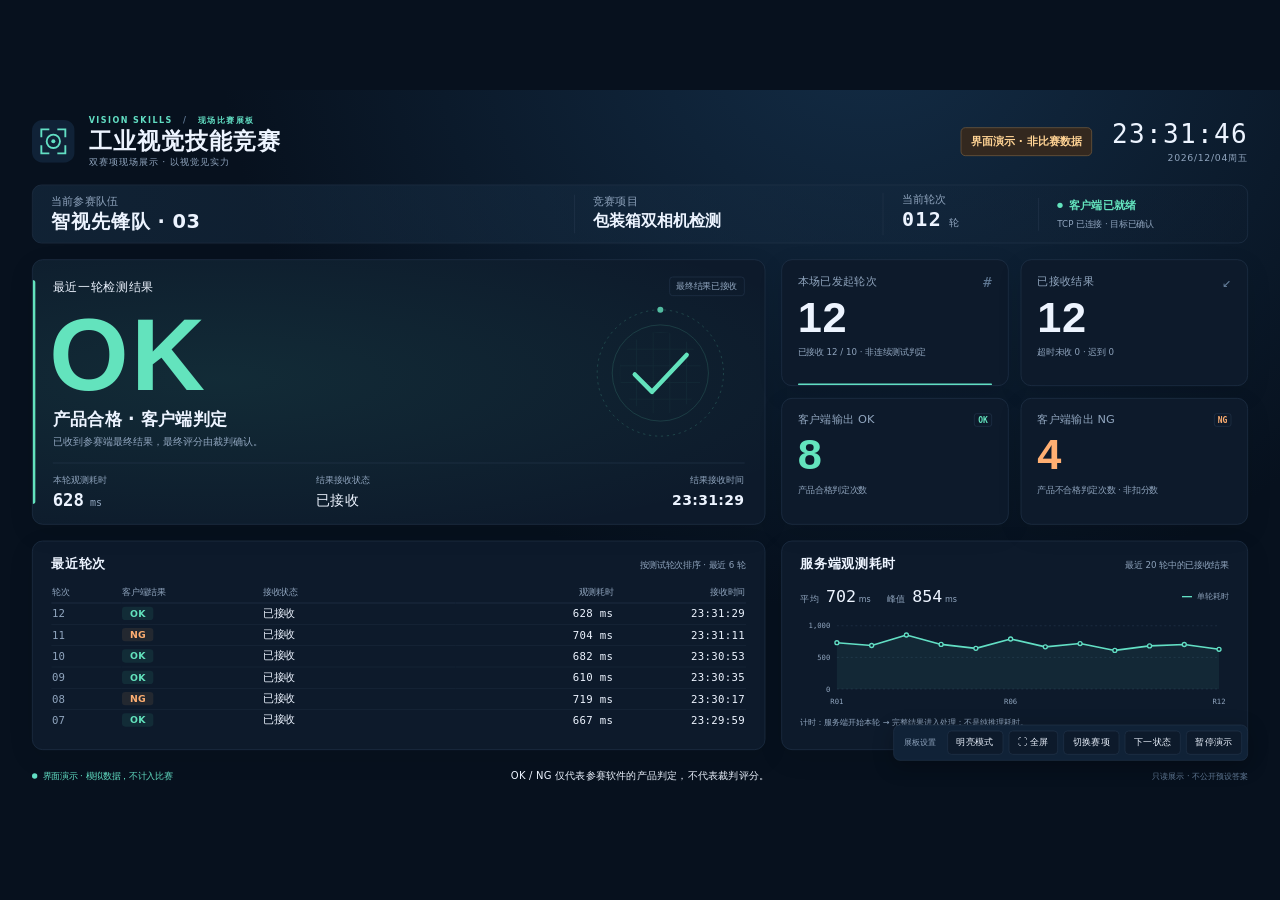
<file: preview_display.html>
<!doctype html>
<html lang="zh-CN">
<head>
<meta charset="utf-8">
<meta name="viewport" content="width=device-width,initial-scale=1">
<meta name="vision-display-mode" content="demo">
<meta name="color-scheme" content="dark light">
<title>界面演示 · 非比赛数据</title>

<style>
:root{color-scheme:dark;--bg:#07111e;--surface:#0d1a2b;--surface-2:#102237;--line:#22344a;--text:#edf4ff;--muted:#90a5be;--faint:#627b97;--accent:#62dfc4;--ok:#63e3bd;--ok-soft:rgba(71,218,173,.09);--ng:#ffaf72;--ng-soft:rgba(255,171,105,.09);--warn:#ffd37b;--shadow:0 12px 40px rgba(0,0,0,.09);--scale:1}
*{box-sizing:border-box}html,body{width:100%;height:100%;margin:0;overflow:hidden}body{background:var(--bg);color:var(--text);font-family:"Microsoft YaHei UI","Microsoft YaHei","PingFang SC","Noto Sans CJK SC",system-ui,sans-serif;-webkit-font-smoothing:antialiased;font-feature-settings:"tnum" 1}.stage{position:absolute;left:50%;top:50%;width:1920px;height:1080px;padding:36px 48px;display:grid;grid-template-rows:82px 88px 398px 314px 30px;gap:24px;transform:translate(-50%,-50%) scale(var(--scale));transform-origin:center;background:radial-gradient(ellipse at 68% -10%,#132c45 0,transparent 53%),var(--bg)}[hidden]{display:none!important}h1,h2,p{margin:0}button{font:inherit;cursor:pointer}button:focus-visible{outline:3px solid var(--accent);outline-offset:3px}.masthead{display:flex;align-items:center;justify-content:space-between;min-width:0}.brand{display:flex;gap:21px;align-items:center;min-width:0}.brand-icon{height:64px;width:64px;flex-shrink:0}.brand-icon rect{fill:var(--surface-2)}.brand-icon path,.brand-icon circle{stroke:var(--accent);stroke-width:2.8;fill:none}.brand-icon .pupil{fill:var(--accent);stroke:none}.brand-copy{min-width:0}.eyebrow{font-size:12px;letter-spacing:2.2px;font-weight:600;color:var(--accent);line-height:18px}.eyebrow .divider{margin:0 9px;color:var(--faint)}h1{font-size:34px;line-height:46px;letter-spacing:2px;font-weight:700;max-width:1090px;overflow:hidden;text-overflow:ellipsis;white-space:nowrap}#event-subtitle{font-size:14px;color:var(--muted);letter-spacing:1px;white-space:nowrap;max-width:1090px;text-overflow:ellipsis;overflow:hidden}.header-right{display:flex;gap:30px;align-items:center;margin-left:20px;flex-shrink:0}.clock-wrap{text-align:right;min-width:186px}#clock{font-family:"Bahnschrift","DIN Alternate","Consolas",monospace;font-size:39px;line-height:44px;letter-spacing:2px}#date{font-size:14px;letter-spacing:1px;color:var(--muted);margin-top:5px}.demo-badge{border:1px solid #7b6040;background:#33281f;color:#ffd394;padding:10px 14px;border-radius:7px;font-size:16px;font-weight:650;letter-spacing:.5px}.session-strip{border:1px solid var(--line);border-radius:14px;background:linear-gradient(100deg,rgba(33,64,92,.36),rgba(16,31,49,.3));display:grid;grid-template-columns:minmax(420px,1fr) 435px 205px 286px;align-items:center;padding:0 28px;gap:28px}.section-label{display:block;font-size:16px;font-weight:500;color:var(--muted);letter-spacing:.6px}.team-block{min-width:0}.team-block strong{display:block;font-size:29px;line-height:38px;letter-spacing:.7px;white-space:nowrap;overflow:hidden;text-overflow:ellipsis}.contest-block,.round-block,.link-block{border-left:1px solid var(--line);padding-left:28px}.contest-block strong{font-size:24px;line-height:37px;font-weight:600;white-space:nowrap}.round-block strong{font-size:30px;line-height:37px;letter-spacing:2px;font-family:"Bahnschrift","Consolas",monospace}.round-block small{font-family:inherit;font-size:15px;color:var(--muted);font-weight:400;margin-left:10px;letter-spacing:0}.link-block{display:flex;flex-direction:column;gap:8px;align-items:flex-start}.status-pill{display:inline-flex;align-items:center;gap:9px;font-size:17px;font-weight:600;color:var(--warn)}.status-pill i,.feed-status i{display:inline-block;width:8px;height:8px;border-radius:50%;background:currentColor;flex-shrink:0}.status-pill[data-state="ready"]{color:var(--ok)}.status-pill[data-state="offline"]{color:var(--ng)}#client-description{font-size:13px;color:var(--muted);white-space:nowrap}.panel{border:1px solid var(--line);border-radius:16px;background:var(--surface);box-shadow:var(--shadow);overflow:hidden}.main-grid{display:grid;grid-template-columns:minmax(0,1.57fr) minmax(0,1fr);gap:24px}.hero{--state:var(--accent);position:relative;padding:25px 30px 0;display:flex;flex-direction:column;background:radial-gradient(ellipse at 20% 45%,rgba(26,63,73,.22),transparent 78%),var(--surface)}.hero:before{content:"";position:absolute;left:0;top:30px;bottom:30px;width:4px;background:var(--state);border-radius:0 4px 4px 0}.hero[data-state="ok"]{--state:var(--ok);background:radial-gradient(ellipse at 25% 45%,var(--ok-soft),transparent 85%),var(--surface)}.hero[data-state="ng"]{--state:var(--ng);background:radial-gradient(ellipse at 25% 45%,var(--ng-soft),transparent 85%),var(--surface)}.hero[data-state="warning"]{--state:var(--warn)}.hero[data-state="idle"]{--state:var(--muted)}.hero-top{display:flex;align-items:center;justify-content:space-between}.hero-top .section-label{color:var(--text);font-size:18px;letter-spacing:1px}.outline-pill{font-size:13px;line-height:27px;border:1px solid var(--line);border-radius:5px;padding:0 10px;color:var(--muted)}.hero-center{display:flex;align-items:center;justify-content:space-between;gap:20px;flex:1;min-height:0;padding-bottom:12px}.verdict-copy{min-width:0}.result-value{font-family:"Bahnschrift","Arial",sans-serif;font-size:153px;font-weight:650;letter-spacing:4px;line-height:155px;color:var(--state);margin-left:-5px}.result-value.long{font-family:inherit;font-size:69px;line-height:128px;letter-spacing:2px;margin-left:0;font-weight:650}.result-description{font-size:26px;font-weight:600;line-height:38px;white-space:nowrap}.result-detail{font-size:15px;color:var(--muted);margin-top:6px;white-space:nowrap}.result-orbit{width:203px;height:203px;margin:0 25px 8px 0;position:relative;flex-shrink:0}.result-orbit svg{width:100%;height:100%;overflow:visible}.orbit-outer{fill:none;stroke:var(--state);stroke-width:1;stroke-opacity:.26;stroke-dasharray:3 5}.orbit-inner{fill:none;stroke:var(--state);stroke-opacity:.2;stroke-width:1}.orbit-dot{fill:var(--state);opacity:.8}#state-icon{fill:none;stroke:var(--state);stroke-width:6;stroke-linecap:round;stroke-linejoin:round}.orbit-grid{position:absolute;inset:40px;background:linear-gradient(var(--state) 1px,transparent 1px),linear-gradient(90deg,var(--state) 1px,transparent 1px);background-size:25px 25px;opacity:.04;border-radius:50%}.hero-bottom{display:grid;grid-template-columns:1.2fr 1fr 1fr;gap:24px;border-top:1px solid var(--line);padding:17px 0 20px;height:92px;flex-shrink:0}.hero-bottom .section-label{font-size:13px;margin-bottom:5px}.hero-bottom strong{font-family:"Bahnschrift","Consolas",monospace;font-size:26px;line-height:30px;font-weight:550}.hero-bottom strong small{font-size:15px;color:var(--muted);font-weight:400}.hero-bottom strong.status-text{font-family:inherit;font-size:21px;letter-spacing:.5px}.last-time{text-align:right}.metrics{display:grid;grid-template-columns:repeat(2,minmax(0,1fr));grid-template-rows:1fr 1fr;gap:18px}.metric{padding:20px 24px;position:relative}.metric-head{display:flex;align-items:center;justify-content:space-between;color:var(--muted);font-size:17px;font-weight:500;white-space:nowrap}.metric-icon{font-size:22px;font-family:"Consolas",monospace;color:var(--faint)}.metric strong{font-family:"Bahnschrift","Arial",sans-serif;display:block;font-size:65px;font-weight:550;letter-spacing:1px;line-height:82px}.metric-foot{font-size:13px;color:var(--muted);line-height:23px;white-space:nowrap}.metric-ok strong{color:var(--ok)}.metric-ng strong{color:var(--ng)}.mini-pill{border:1px solid var(--line);border-radius:4px;font-family:"Consolas",monospace;font-size:12px;font-weight:600;padding:2px 5px}.metric-ok .mini-pill{color:var(--ok)}.metric-ng .mini-pill{color:var(--ng)}.progress-track{height:3px;background:var(--line);position:absolute;bottom:0;left:24px;right:24px;border-radius:3px;overflow:hidden}#progress-fill{height:100%;width:0;background:var(--accent);transition:width .25s ease}.bottom-grid{display:grid;grid-template-columns:minmax(0,1.57fr) minmax(0,1fr);gap:24px}.records,.trend{padding:20px 28px}.panel-title{display:flex;align-items:baseline;justify-content:space-between;gap:16px}.panel-title h2{font-size:20px;font-weight:600;letter-spacing:.5px}.panel-title>span{color:var(--muted);font-size:13px;white-space:nowrap}.records table{border-collapse:collapse;width:100%;table-layout:fixed;margin-top:13px}th{text-align:left;font-size:13px;font-weight:400;color:var(--muted);height:32px;border-bottom:1px solid var(--line)}td{height:32px;font-size:16px;font-weight:450;border-bottom:1px solid rgba(93,116,143,.14);white-space:nowrap;overflow:hidden;text-overflow:ellipsis}tr:last-child td{border-bottom:none}th:first-child,td:first-child{width:80px;color:var(--muted);font-family:"Consolas",monospace}th:nth-child(2){width:160px}th:nth-child(3){width:220px}th:nth-child(4){width:180px}th:last-child,td:last-child{width:150px}.right{text-align:right}td.numeric{font-family:"Bahnschrift","Consolas",monospace;letter-spacing:.5px}.result-chip{display:inline-block;padding:2px 10px;font-size:14px;font-weight:650;letter-spacing:.5px;min-width:47px;text-align:center;border-radius:5px;background:var(--surface-2);color:var(--muted)}.result-chip.ok{color:var(--ok);background:var(--ok-soft)}.result-chip.ng{color:var(--ng);background:var(--ng-soft)}.row-warning{color:var(--warn)}.empty-records{height:205px;display:flex;flex-direction:column;align-items:center;justify-content:center;color:var(--muted);font-size:20px;gap:12px}.empty-records span{font-size:14px;color:var(--faint)}.chart-summary{display:flex;align-items:center;gap:24px;margin-top:21px;color:var(--muted);font-size:14px}.chart-summary strong{font-family:"Bahnschrift","Consolas",monospace;font-weight:500;font-size:25px;color:var(--text);margin-left:6px}.chart-summary small{font-size:12px}.legend{margin-left:auto;font-size:12px;display:flex;align-items:center;gap:7px}.legend i{width:15px;height:2px;background:var(--accent);display:inline-block}.chart-area{height:142px;position:relative;margin-top:14px}#timing-chart{width:100%;height:100%;overflow:visible}#timing-chart text{font-family:"Bahnschrift","Consolas",monospace;fill:var(--muted);font-size:11px}#timing-chart .chart-grid{stroke:var(--line);stroke-width:1;stroke-dasharray:3 4}#timing-chart .chart-line{stroke:var(--accent);stroke-width:2.5;stroke-linecap:round;stroke-linejoin:round;fill:none}#timing-chart .chart-fill{fill:var(--accent);opacity:.07}#timing-chart .chart-point{fill:var(--surface);stroke:var(--accent);stroke-width:2}#timing-chart .chart-point.late{stroke:var(--warn)}#chart-empty{position:absolute;inset:0;display:grid;place-items:center;color:var(--faint);font-size:16px}.timing-caption{font-size:12px;color:var(--muted);line-height:18px;margin-top:10px;white-space:nowrap}footer{display:flex;align-items:center;justify-content:space-between;color:var(--muted);font-size:13px;gap:20px}.feed-status{display:flex;align-items:center;gap:8px;font-size:13px;min-width:295px}.feed-status.live{color:var(--accent)}.feed-status.warning{color:var(--warn)}.disclaimer{font-size:15px;color:var(--text);letter-spacing:.3px}.readonly-label{font-size:12px;min-width:295px;text-align:right;color:var(--faint)}.connection-banner{position:absolute;top:240px;left:calc(50% - 400px);width:800px;background:#34291b;border:1px solid #a97a35;border-radius:12px;box-shadow:0 15px 60px #0007;display:flex;gap:18px;align-items:center;padding:20px 24px;z-index:20;color:#ffdfa4}.banner-icon{font-size:32px;display:grid;place-items:center;border:2px solid currentColor;border-radius:50%;width:42px;height:42px;flex-shrink:0}.connection-banner strong{font-size:21px}.connection-banner p{font-size:14px;line-height:24px;margin-top:3px}.stage.stale .metrics,.stage.stale .bottom-grid{opacity:.44}.toolbar{position:absolute;right:48px;bottom:74px;display:flex;align-items:center;gap:8px;padding:8px;border-radius:10px;background:var(--surface-2);border:1px solid var(--line);box-shadow:0 8px 30px #0004;opacity:0;pointer-events:none;transition:opacity .18s ease;z-index:30}.toolbar.visible,.toolbar:focus-within{opacity:1;pointer-events:auto}.toolbar-label{font-size:12px;color:var(--muted);padding:0 8px}.toolbar button{border:1px solid var(--line);background:var(--surface);color:var(--text);font-size:14px;padding:8px 13px;border-radius:6px}.toolbar button:hover{border-color:var(--accent);color:var(--accent)}.demo-controls{display:flex;gap:8px}.toast{position:absolute;left:50%;bottom:135px;transform:translateX(-50%);font-size:17px;padding:14px 22px;background:var(--surface-2);border:1px solid var(--line);border-radius:9px;z-index:35;white-space:nowrap}.stage.presentation{cursor:none}.stage.presentation .toolbar{cursor:auto}
body.light{color-scheme:light;--bg:#edf2f6;--surface:#fff;--surface-2:#eaf1f6;--line:#cedae5;--text:#10263f;--muted:#4f6680;--faint:#6c8095;--accent:#087f79;--ok:#087f57;--ok-soft:rgba(11,140,96,.07);--ng:#b45712;--ng-soft:rgba(192,95,28,.065);--warn:#995907;--shadow:0 5px 22px rgba(25,47,76,.035)}body.light .stage{background:radial-gradient(ellipse at 68% -10%,#deedf6 0,transparent 58%),var(--bg)}body.light .session-strip{background:rgba(255,255,255,.65)}body.light .hero{background:var(--surface)}body.light .hero[data-state="ok"]{background:linear-gradient(115deg,var(--ok-soft),transparent),var(--surface)}body.light .hero[data-state="ng"]{background:linear-gradient(115deg,var(--ng-soft),transparent),var(--surface)}body.light .demo-badge{background:#fff4dc;color:#87500b;border-color:#d9b77b}body.light .connection-banner{background:#fff1d5;border-color:#d4a35a;color:#6d410d}body.light .hero .outline-pill{background:#ffffff80}@media(prefers-reduced-motion:reduce){*,*:before,*:after{transition:none!important;animation:none!important}}

</style>

</head>
<body>
<div class="stage" id="stage">
  <header class="masthead">
    <div class="brand">
      <svg class="brand-icon" viewBox="0 0 64 64" aria-hidden="true"><rect width="64" height="64" rx="16"/><path d="M14 26V14h12m12 0h12v12m0 12v12H38m-12 0H14V38"/><circle cx="32" cy="32" r="10"/><circle class="pupil" cx="32" cy="32" r="3"/></svg>
      <div class="brand-copy"><div class="eyebrow">VISION SKILLS <span class="divider">/</span> 现场比赛展板</div><h1 id="event-title">工业视觉技能竞赛</h1><p id="event-subtitle">双赛项现场展示 · 以视觉见实力</p></div>
    </div>
    <div class="header-right"><span class="demo-badge" id="demo-badge" hidden>界面演示 · 非比赛数据</span><div class="clock-wrap"><time id="clock">--:--:--</time><div id="date">----年--月--日</div></div></div>
  </header>

  <section class="session-strip" aria-label="参赛场次">
    <div class="team-block"><span class="section-label">当前参赛队伍</span><strong id="team-name">等待场次建立</strong></div>
    <div class="contest-block"><span class="section-label" id="contest-label">竞赛项目</span><strong id="competition-name">尚未选择赛项</strong></div>
    <div class="round-block"><span class="section-label">当前轮次</span><strong><span id="round-number">—</span><small>轮</small></strong></div>
    <div class="link-block"><span class="status-pill" id="client-status"><i></i><span>等待连接</span></span><span id="client-description">等待服务端状态</span></div>
  </section>

  <main class="main-grid">
    <section class="hero panel" id="hero" data-state="idle" aria-label="实时检测结果">
      <div class="hero-top"><span class="section-label" id="result-heading">当前检测结果</span><span class="outline-pill" id="result-source">等待实时数据</span></div>
      <div class="hero-center"><div class="verdict-copy"><div class="result-value" id="result-value" role="status" aria-live="polite">—</div><div class="result-description" id="result-description">准备就绪，等待比赛开始</div><div class="result-detail" id="result-detail">展板只展示结果，不参与视觉检测与裁判评分。</div></div><div class="result-orbit" aria-hidden="true"><div class="orbit-grid"></div><svg viewBox="0 0 180 180"><circle class="orbit-outer" cx="90" cy="90" r="84"/><circle class="orbit-inner" cx="90" cy="90" r="64"/><path id="state-icon" d="M60 90h60"/><circle class="orbit-dot" cx="90" cy="6" r="4"/></svg></div></div>
      <div class="hero-bottom"><div><span class="section-label">本轮观测耗时</span><strong id="elapsed">—<small> ms</small></strong></div><div><span class="section-label">结果接收状态</span><strong class="status-text" id="receipt-status">尚无记录</strong></div><div class="last-time"><span class="section-label">结果接收时间</span><strong class="status-text" id="received-time">—</strong></div></div>
    </section>
    <section class="metrics" aria-label="本场结果统计">
      <article class="metric panel"><div class="metric-head"><span>本场已发起轮次</span><span class="metric-icon">#</span></div><strong id="count-total">0</strong><div class="metric-foot"><span id="round-goal">结果接收参考 · 非连续测试判定</span></div><div class="progress-track"><div id="progress-fill"></div></div></article>
      <article class="metric panel"><div class="metric-head"><span>已接收结果</span><span class="metric-icon">↙</span></div><strong id="count-received">0</strong><div class="metric-foot" id="receipt-note">超时未收 0 · 迟到 0</div></article>
      <article class="metric panel metric-ok"><div class="metric-head"><span>客户端输出 OK</span><span class="mini-pill">OK</span></div><strong id="count-ok">0</strong><div class="metric-foot">产品合格判定次数</div></article>
      <article class="metric panel metric-ng"><div class="metric-head"><span>客户端输出 NG</span><span class="mini-pill">NG</span></div><strong id="count-ng">0</strong><div class="metric-foot">产品不合格判定次数 · 非扣分数</div></article>
    </section>
  </main>

  <section class="bottom-grid">
    <article class="records panel"><div class="panel-title"><h2>最近轮次</h2><span>按测试轮次排序 · 最近 6 轮</span></div><table><thead><tr><th>轮次</th><th>客户端结果</th><th>接收状态</th><th class="right">观测耗时</th><th class="right">接收时间</th></tr></thead><tbody id="records-body"></tbody></table><div id="records-empty" class="empty-records">尚无测试记录<span>裁判开始本轮后，这里将自动更新。</span></div></article>
    <article class="trend panel"><div class="panel-title"><h2>服务端观测耗时</h2><span>最近 20 轮中的已接收结果</span></div><div class="chart-summary"><span>平均 <strong id="timing-average">—</strong><small> ms</small></span><span>峰值 <strong id="timing-max">—</strong><small> ms</small></span><span class="legend"><i></i>单轮耗时</span></div><div class="chart-area"><svg id="timing-chart" viewBox="0 0 650 132" role="img" aria-label="最近轮次的服务端观测耗时折线图"></svg><div id="chart-empty">等待有效耗时记录</div></div><p class="timing-caption">计时：服务端开始本轮 → 完整结果进入处理；不是纯推理耗时。</p></article>
  </section>

  <footer><span class="feed-status" id="feed-status"><i></i>正在连接展板服务</span><span class="disclaimer">OK / NG 仅代表参赛软件的产品判定，不代表裁判评分。</span><span class="readonly-label">只读展示 · 不公开预设答案</span></footer>

  <div class="connection-banner" id="connection-banner" hidden role="alert"><span class="banner-icon">!</span><div><strong id="banner-title">展板连接中断</strong><p id="banner-description">已停止实时显示，正在重新连接。下方保留记录不是当前实时状态。</p></div></div>
  <div class="toolbar" id="toolbar"><span class="toolbar-label">展板设置</span><button id="contrast-button" type="button" title="切换浅色高亮主题" aria-label="切换浅色高亮主题">明亮模式</button><button id="fullscreen-button" type="button" title="全屏 / F" aria-label="全屏展示">⛶ 全屏</button><span class="demo-controls" id="demo-controls" hidden><button id="demo-mode" type="button">切换赛项</button><button id="demo-next" type="button">下一状态</button><button id="demo-pause" type="button">暂停演示</button></span></div>
  <div id="toast" class="toast" hidden role="status"></div>
</div>
<noscript>展板需要启用浏览器 JavaScript。裁判 TCP 服务端不受影响。</noscript>
<script>
/* Offline-capable, read-only competition display. No external scripts or fonts.
 * Live mode NEVER falls back to mock data. Local preview is explicitly labelled.
 */
"use strict";
(() => {
  const $ = (id) => document.getElementById(id);
  const stage = $("stage");
  const demo = document.querySelector('meta[name="vision-display-mode"]').content === "demo";
  const statusNames = { WAITING: "等待结果", RECEIVED: "已接收", TIMEOUT: "超时未收", LATE: "迟到结果", CANCELLED: "裁判取消", INTERRUPTED: "测试中断" };
  const competitionNames = { packaging: "包装箱双相机检测", screw: "螺钉漏打检测" };
  let snapshot = null;
  let fresh = false;
  let lastFreshAt = 0;
  let elapsedBase = null;
  let elapsedAt = 0;
  let tableSignature = "";
  let chartSignature = "";
  let toolbarTimer = null;
  let toastTimer = null;
  let demoStep = 0;
  let demoMode = "packaging";
  let demoPaused = false;
  let pollTimer = null;
  let pollInProgress = false;
  let demoStarted = performance.now();

  function text(id, value) { $(id).textContent = String(value); }
  function fit() { stage.style.setProperty("--scale", String(Math.min(innerWidth / 1920, innerHeight / 1080))); }
  function number(value) { return Number.isFinite(value) ? value.toLocaleString("zh-CN", { maximumFractionDigits: 1 }) : "—"; }
  function clockTime(value) {
    if (!value) return "—";
    const dt = new Date(value);
    return Number.isNaN(dt.getTime()) ? "—" : dt.toLocaleTimeString("zh-CN", { hour12: false, hour: "2-digit", minute: "2-digit", second: "2-digit" });
  }
  function updateClock() {
    const now = new Date();
    text("clock", clockTime(now));
    text("date", now.toLocaleDateString("zh-CN", {year:"numeric", month:"2-digit", day:"2-digit", weekday:"short"}));
  }
  function setElapsed(value) {
    const host = $("elapsed");
    host.replaceChildren(document.createTextNode(number(value)));
    const unit = document.createElement("small");
    unit.textContent = " ms";
    host.append(unit);
  }
  function toast(message) {
    text("toast", message); $("toast").hidden = false;
    clearTimeout(toastTimer); toastTimer = setTimeout(() => { $("toast").hidden = true; }, 3800);
  }
  function showToolbar() {
    stage.classList.remove("presentation");
    $("toolbar").classList.add("visible");
    clearTimeout(toolbarTimer);
    toolbarTimer = setTimeout(() => {
      if (!$("toolbar").contains(document.activeElement)) $("toolbar").classList.remove("visible");
      if (document.fullscreenElement) stage.classList.add("presentation");
    }, 3200);
  }
  async function fullscreen() {
    try {
      if (document.fullscreenElement) await document.exitFullscreen();
      else if (document.documentElement.requestFullscreen) await document.documentElement.requestFullscreen();
      else toast("浏览器未提供全屏接口，请按 F11 全屏。");
    } catch (_) { toast("浏览器未允许全屏，请按 F11，或再次点击全屏按钮。"); }
  }
  function updateFullscreenButton() {
    text("fullscreen-button", document.fullscreenElement ? "⛶ 退出全屏" : "⛶ 全屏");
    showToolbar();
  }
  function toggleContrast() {
    const light = document.body.classList.toggle("light");
    text("contrast-button", light ? "深色模式" : "明亮模式");
    try { localStorage.setItem("vision-display-theme", light ? "light" : "dark"); } catch (_) { /* file:// and private mode can reject storage */ }
  }
  function renderConnection(data, stale) {
    const el = $("client-status");
    const info = data?.connection;
    let label = "等待连接", state = "offline", detail = "等待服务端状态";
    if (stale) { label = "状态未知"; detail = "展板数据已暂停更新"; }
    else if (info?.fault) { label = "服务异常"; detail = "请联系现场裁判"; }
    else if (!data?.session) { label = "待开赛"; state = "idle"; detail = "裁判尚未建立场次"; }
    else if (!info?.listening) { label = "TCP 未监听"; detail = "检测服务尚未启动"; }
    else if (!info?.connected) { label = "客户端未连接"; detail = "等待参赛端建立连接"; }
    else if (!info?.ready) { label = "客户端已连接"; state = "pending"; detail = "等待确认目标版本"; }
    else { label = "客户端已就绪"; state = "ready"; detail = "TCP 已连接 · 目标已确认"; }
    el.dataset.state = state;
    el.querySelector("span").textContent = label;
    text("client-description", detail);
  }
  function renderHero(data, stale) {
    const row = data?.latest;
    let value = "待开赛", description = "准备就绪，等待比赛开始", detail = "展板只展示结果，不参与视觉检测与裁判评分。";
    let state = "idle", icon = "M60 90h60", source = "等待实时数据";
    if (stale) {
      value = "已离线"; description = "展板数据暂不可用"; detail = "正在自动重连；旧结果不会作为实时结果展示。"; state = "warning";
    } else if (data?.connection.fault) {
      value = "已暂停"; description = "检测服务异常，请联系裁判"; detail = "已停止展示当前判定，请以裁判端核验为准。"; state = "warning";
    } else if (!data?.session) {
      source = "等待场次建立";
    } else if (!row) {
      value = "待检测"; description = "等待裁判开始第一轮测试"; source = "已建立比赛场次";
      detail = "参赛软件完成检测后，将上报最终 OK / NG。";
    } else if (row.status === "WAITING") {
      value = "待结果"; state = "waiting";
      description = !data.connection.connected ? "本轮等待中 · 客户端已断开" : row.action === "arm" ? "轮次已布置 · 请按现场约定触发" : "已下发检测命令 · 等待最终结果";
      detail = row.timeout_ms > 0 ? `本轮时限 ${number(row.timeout_ms)} ms；超时不会自动判为 NG。` : "本轮只记录耗时，不设置自动超时判定。";
      icon = "M90 48v42l28 17"; source = "参赛端结果待接收";
    } else if (row.actual === "OK" || row.actual === "NG") {
      value = row.actual; state = row.actual.toLowerCase();
      description = row.actual === "OK" ? "产品合格 · 客户端判定" : "产品不合格 · 客户端判定";
      detail = row.actual === "OK" ? "已收到参赛端最终结果，最终评分由裁判确认。" : "NG 是产品判定，不等于参赛者检测错误。";
      icon = row.actual === "OK" ? "M56 92l23 23 46-49" : "M65 65l50 50M115 65l-50 50";
      source = row.status === "LATE" ? "迟到结果 · 不计为按时到达" : "最终结果已接收";
    } else {
      const labels = { TIMEOUT: ["已超时", "规定时间内未收到有效结果", "未收到结果不等于 NG，请以裁判端记录为准。"], CANCELLED: ["已取消", "本轮测试已由裁判取消", "该轮不产生正常检测结果，等待下一轮。"], INTERRUPTED: ["已中断", "本轮测试未正常完成", "该轮不产生正常检测结果，请联系裁判。"] };
      [value, description, detail] = labels[row.status] || ["待核验", "未知的轮次状态", "请联系现场裁判核验。"];
      state = "warning"; icon = "M90 52v48M90 120v2"; source = "没有有效产品判定";
    }
    $("hero").dataset.state = state;
    text("result-value", value); $("result-value").classList.toggle("long", value.length > 2);
    text("result-description", description); text("result-detail", detail); text("result-source", source);
    text("result-heading", row && row.status !== "WAITING" ? "最近一轮检测结果" : "当前检测结果");
    $("state-icon").setAttribute("d", icon);
    setElapsed(stale || data?.connection.fault ? null : row?.elapsed_ms);
    text("receipt-status", stale ? "状态未知" : (row ? statusNames[row.status] || "待核验" : "尚无记录"));
    text("received-time", stale ? "—" : clockTime(row?.received_utc));
    elapsedBase = !stale && !data?.connection.fault && row?.status === "WAITING" ? row.elapsed_ms : null;
    elapsedAt = performance.now();
  }
  function renderTable(rows) {
    const signature = JSON.stringify(rows.map((r) => [r.number, r.actual, r.status, r.status === "WAITING" ? null : r.elapsed_ms, r.received_utc]));
    if (signature === tableSignature) return;
    tableSignature = signature;
    const host = $("records-body"); host.replaceChildren();
    $("records-empty").hidden = rows.length > 0;
    for (const row of rows) {
      const tr = document.createElement("tr");
      function cell(value, css = "") { const td = document.createElement("td"); td.textContent = value; td.className = css; tr.append(td); return td; }
      cell(String(row.number).padStart(2, "0"));
      const badge = document.createElement("span"); badge.className = "result-chip" + (row.actual === "OK" ? " ok" : row.actual === "NG" ? " ng" : ""); badge.textContent = row.actual || "—";
      cell("").append(badge);
      cell(statusNames[row.status] || "未知状态", ["TIMEOUT", "LATE", "INTERRUPTED"].includes(row.status) ? "row-warning" : "");
      cell(row.status === "WAITING" ? "计时中" : (number(row.elapsed_ms) + (row.elapsed_ms == null ? "" : " ms")), "right numeric");
      cell(clockTime(row.received_utc), "right numeric");
      host.append(tr);
    }
  }
  function renderChart(rows) {
    const signature = JSON.stringify(rows);
    if (signature === chartSignature) return;
    chartSignature = signature;
    const valid = rows.filter((r) => Number.isFinite(r.elapsed_ms));
    const svg = $("timing-chart"); svg.replaceChildren();
    $("chart-empty").hidden = valid.length > 0;
    function add(tag, attrs, content) { const el = document.createElementNS("http://www.w3.org/2000/svg", tag); Object.entries(attrs).forEach(([k, v]) => el.setAttribute(k, String(v))); if (content != null) el.textContent = content; svg.append(el); return el; }
    if (!valid.length) { text("timing-average", "—"); text("timing-max", "—"); return; }
    const vals = valid.map((r) => r.elapsed_ms), peak = Math.max(...vals), avg = vals.reduce((a, b) => a + b, 0) / vals.length;
    text("timing-average", number(Math.round(avg))); text("timing-max", number(Math.round(peak)));
    const yTop = Math.max(100, Math.ceil(peak * 1.15 / 100) * 100);
    const left = 55, right = 635, top = 10, base = 106;
    for (const fraction of [0, .5, 1]) {
      const y = base - (base - top) * fraction;
      add("path", {d:`M${left},${y}H${right}`, class:"chart-grid"});
      add("text", {x:left - 10, y:y + 4, "text-anchor":"end"}, number(Math.round(yTop * fraction)));
    }
    const points = valid.map((r, i) => [valid.length === 1 ? (left + right) / 2 : left + (right - left) * i / (valid.length - 1), base - (base - top) * r.elapsed_ms / yTop]);
    const d = points.map(([x, y], i) => `${i ? "L" : "M"}${x},${y}`).join(" ");
    if (points.length > 1) add("path", {d:d + `L${points.at(-1)[0]},${base}L${points[0][0]},${base}Z`, class:"chart-fill"});
    add("path", {d, class:"chart-line"});
    points.forEach(([x,y], i) => { add("circle", {cx:x, cy:y, r:3, class:"chart-point" + (valid[i].late ? " late" : "")}); });
    const indices = [...new Set([0, Math.floor((valid.length - 1) / 2), valid.length - 1])];
    indices.forEach((i) => add("text", {x:points[i][0], y:129, "text-anchor":"middle"}, `R${String(valid[i].number).padStart(2,"0")}`));
  }
  function setFeed(data, stale, message) {
    stage.classList.toggle("stale", stale);
    const el = $("feed-status");
    el.replaceChildren(document.createElement("i"), document.createTextNode(message));
    el.className = "feed-status " + (stale ? "warning" : "live");
    $("connection-banner").hidden = !stale;
    text("banner-title", snapshot ? "展板数据已暂停更新" : "尚未连接展板服务");
    text("banner-description", snapshot ? "正在自动重连。下方仅保留上次记录，不代表当前比赛实时状态。" : "请先启动裁判服务端。此页面不会自行生成比赛数据。");
    renderConnection(data, stale);
  }
  function render(data, stale = false, message = "") {
    const session = data?.session;
    if (data) {
      text("event-title", data.title); text("event-subtitle", data.subtitle);
      $("event-title").title = data.title;
      document.title = `${data.title} · 现场展板`;
    }
    text("team-name", session?.team || "等待场次建立"); $("team-name").title = session?.team || "";
    text("competition-name", competitionNames[session?.competition] || "尚未选择赛项");
    const purpose = {PRACTICE: "练习联调", OFFICIAL: "正式比赛", LEGACY: "旧版未分类"}[session?.mode];
    text("contest-label", purpose ? `竞赛项目 · ${purpose}` : "竞赛项目");
    text("round-number", data?.latest ? String(data.latest.number).padStart(3, "0") : "—");
    renderHero(data, stale);
    const counts = data?.counts || {};
    for (const key of ["total","received","ok","ng"]) text(`count-${key}`, number(counts[key] || 0));
    text("receipt-note", `超时未收 ${counts.timeout || 0} · 迟到 ${counts.late || 0}`);
    text("round-goal", `已接收 ${counts.received || 0} / 10 · 非连续测试判定`);
    $("progress-fill").style.width = `${Math.min(100, (counts.received || 0) * 10)}%`;
    renderTable(data?.recent || []); renderChart(data?.timings || []);
    setFeed(data, stale, message || (demo ? "界面演示 · 模拟数据，不计入比赛" : `展板在线 · 更新于 ${clockTime(data?.generated_utc)}`));
  }
  function markStale(message) {
    fresh = false;
    renderHero(snapshot, true);
    setFeed(snapshot, true, message);
  }
  async function poll() {
    if (demo || pollInProgress) return;
    pollInProgress = true;
    clearTimeout(pollTimer);
    const controller = new AbortController();
    const timeout = setTimeout(() => controller.abort(), 1800);
    try {
      const response = await fetch("/api/display", {cache:"no-store", credentials:"omit", signal:controller.signal});
      if (!response.ok) throw new Error("http");
      const packet = await response.json();
      if (!packet.available || !packet.data || packet.data.schema !== 1 || packet.data.demo !== false) throw new Error("schema");
      // Do not refresh the apparent live age from stale responses or stalled publishers.
      if (packet.stale || packet.age_ms > 2500 || packet.age_ms == null) { markStale("展板快照已过期 · 自动重连中"); return; }
      snapshot = packet.data; fresh = true; lastFreshAt = performance.now() - Math.max(0, packet.age_ms);
      render(snapshot);
    } catch (_) { markStale("展板连接中断 · 自动重连中"); }
    finally { clearTimeout(timeout); pollInProgress = false; pollTimer = setTimeout(poll, 500); }
  }

  // Isolated preview dataset: embedded only in explicitly marked local HTML mode.
  // Live pages never call this function and never display these values on failure.
  function makeDemo() {
    const now = new Date();
    const timings = [732, 688, 854, 705, 643, 791, 667, 719, 610, 682, 704, 628];
    const results = ["OK", "NG", "OK", "OK", "NG", "OK", "OK", "NG", "OK", "OK", "NG", "OK"];
    const variants = ["OK", "NG", "WAITING", "TIMEOUT", "DISCONNECTED", "LATE", "CANCELLED", "INTERRUPTED"];
    const variant = variants[demoStep % variants.length];
    if (variant === "NG") results[11] = "NG";
    let rows = results.map((actual, i) => ({number:i + 1, status:"RECEIVED", actual, elapsed_ms:timings[i], timeout_ms:0, started_utc:new Date(now.getTime() - (12-i)*18000).toISOString(), received_utc:new Date(now.getTime() - (12-i)*18000 + timings[i]).toISOString()}));
    if (["WAITING","TIMEOUT","CANCELLED","INTERRUPTED"].includes(variant)) {
      rows.push({number:13, status:variant, actual:null, elapsed_ms:variant === "WAITING" ? performance.now() - demoStarted : null, timeout_ms: variant === "TIMEOUT" ? 2000 : 0, started_utc:now.toISOString(), received_utc:null});
    }
    if (variant === "LATE") rows[11] = {...rows[11], status:"LATE", actual:"NG", elapsed_ms:2410, timeout_ms:2000};
    const done = rows.filter((r) => r.actual != null);
    return {schema:1, demo:true, title:"工业视觉技能竞赛", subtitle:"双赛项现场展示 · 以视觉见实力", generated_utc:now.toISOString(), session:{display_id:"DEMO_ONLY",team:"智视先锋队 · 03",competition:demoMode}, connection:{listening:true,connected:variant !== "DISCONNECTED",ready:variant !== "DISCONNECTED",fault:false}, counts:{total:rows.length,received:done.length,ok:done.filter((r) => r.actual === "OK").length,ng:done.filter((r) => r.actual === "NG").length,timeout:variant === "TIMEOUT" ? 1 : 0,late:variant === "LATE" ? 1 : 0}, latest:rows.at(-1), recent:[...rows].reverse().slice(0,6), timings:done.map((r) => ({number:r.number,elapsed_ms:r.elapsed_ms,late:r.status === "LATE"}))};
  }
  function showDemo() { snapshot = makeDemo(); fresh = true; lastFreshAt = performance.now(); render(snapshot); }
  function nextDemo() { demoStep += 1; demoStarted = performance.now(); showDemo(); }

  window.addEventListener("resize", fit);
  document.addEventListener("mousemove", showToolbar);
  document.addEventListener("touchstart", showToolbar, {passive:true});
  document.addEventListener("keydown", (event) => {
    if (event.key.toLowerCase() === "f" && !event.ctrlKey && !event.metaKey && !event.altKey) { event.preventDefault(); fullscreen(); }
    if (event.key === "Tab") showToolbar();
  });
  document.addEventListener("fullscreenchange", updateFullscreenButton);
  document.addEventListener("visibilitychange", () => { if (!document.hidden && !demo) { if (performance.now() - lastFreshAt > 2500) markStale("正在恢复展板连接"); poll(); } });
  window.addEventListener("online", () => { if (!demo) poll(); });
  window.addEventListener("offline", () => { if (!demo) markStale("网络已断开 · 自动重连中"); });
  $("fullscreen-button").addEventListener("click", fullscreen);
  $("contrast-button").addEventListener("click", toggleContrast);
  try { if (localStorage.getItem("vision-display-theme") === "light") toggleContrast(); } catch (_) {}
  fit(); updateClock(); showToolbar();
  setInterval(updateClock, 1000);
  setInterval(() => {
    if (!demo && fresh && performance.now() - lastFreshAt > 2500) markStale("展板数据已过期 · 自动重连中");
    if (fresh && elapsedBase != null) setElapsed(elapsedBase + performance.now() - elapsedAt);
  }, 100);
  if (demo) {
    $("demo-badge").hidden = false; $("demo-controls").hidden = false;
    $("demo-mode").addEventListener("click", () => { demoMode = demoMode === "packaging" ? "screw" : "packaging"; showDemo(); });
    $("demo-next").addEventListener("click", nextDemo);
    $("demo-pause").addEventListener("click", () => { demoPaused = !demoPaused; text("demo-pause", demoPaused ? "继续演示" : "暂停演示"); });
    showDemo(); setInterval(() => { if (!demoPaused) nextDemo(); }, 6500);
  } else { render(null, true, "正在连接展板服务"); poll(); }
})();

</script>
</body>
</html>
</file>
